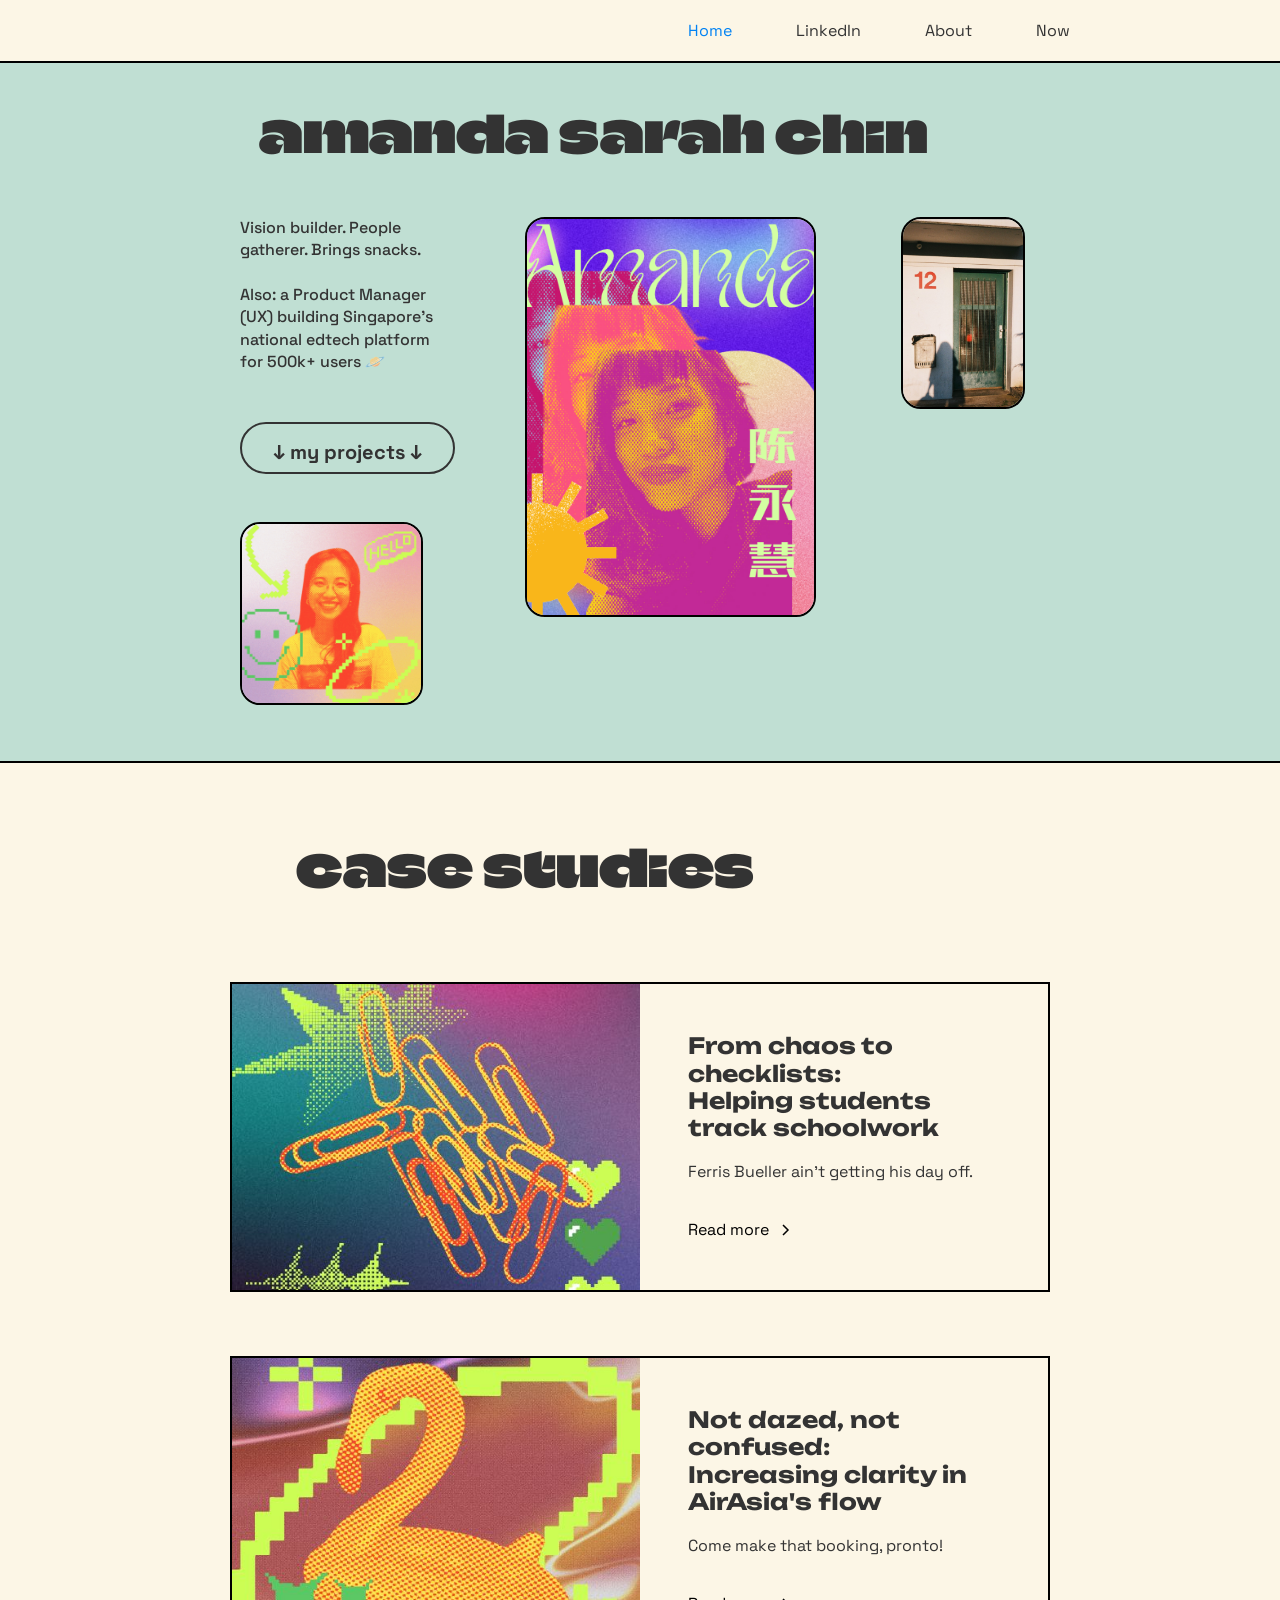
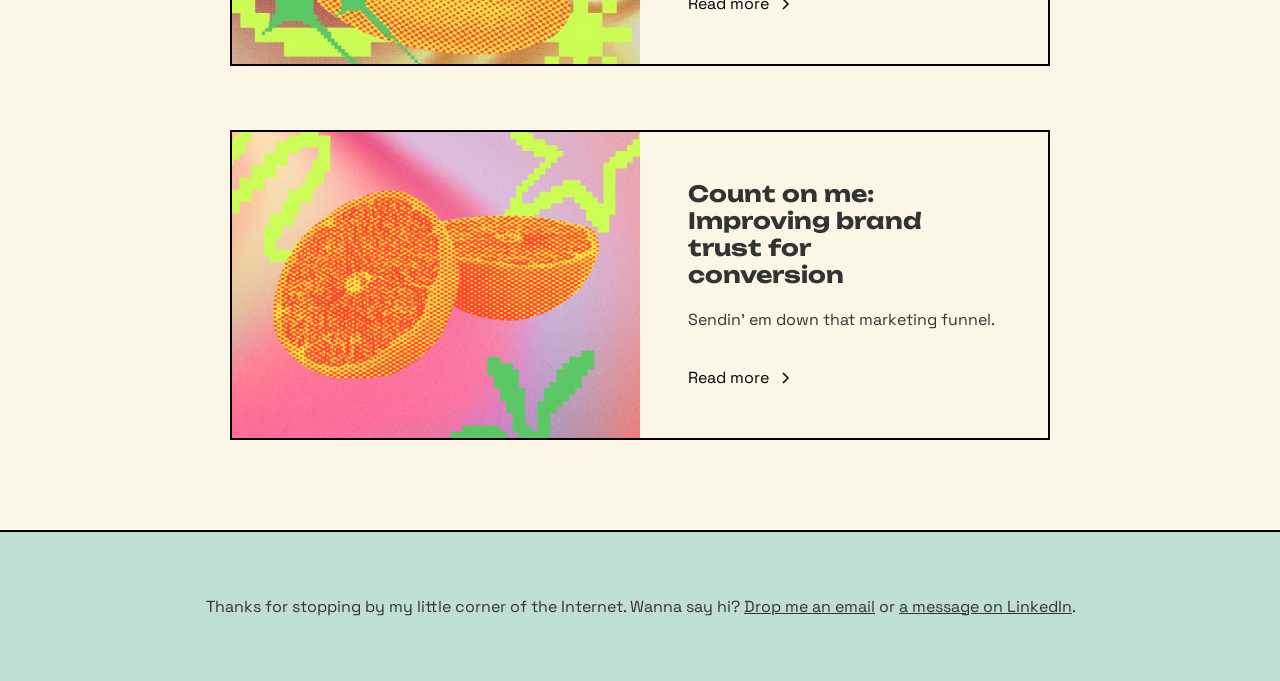
<file: index.html>
<!DOCTYPE html>
<html lang="en">
<head>
  <meta charset="UTF-8">
  <meta name="viewport" content="width=device-width, initial-scale=1">
  <title>Amanda Sarah Chin</title>
  <meta name="description" content="Amanda Sarah Chin is a UX Product Manager with an MA in World Literature. She does product things, reads, paints, and loves life.">
  <meta property="og:title" content="Amanda Sarah Chin: Portfolio">
  <meta property="og:description" content="Amanda's UX case studies with a budget airline giant and e-commerce startup.">
  <meta property="og:type" content="website">
  <meta name="twitter:card" content="summary_large_image">
  <meta name="twitter:title" content="Amanda Sarah Chin: Portfolio">
  <meta name="twitter:description" content="Amanda's UX case studies with a budget airline giant and e-commerce startup.">
  <link rel="preconnect" href="https://fonts.googleapis.com">
  <link rel="preconnect" href="https://fonts.gstatic.com" crossorigin>
  <link href="https://fonts.googleapis.com/css2?family=Climate+Crisis&family=Space+Grotesk:wght@400;500;600;700&family=Unbounded:wght@300;400;700&display=swap" rel="stylesheet">
  <link rel="stylesheet" href="styles.css">
</head>
<body>

  <!-- NAVBAR -->
  <nav class="navbar">
    <div class="nav-container">
      <div class="nav-menu" id="navMenu">
        <a href="#" class="nav-link active">Home</a>
        <a href="https://linkedin.com/in/amandasarahchin" class="nav-link">LinkedIn</a>
        <a href="#" class="nav-link">About</a>
        <a href="#" class="nav-link">Now</a>
      </div>
      <button class="menu-button" id="menuButton" aria-label="Menu" aria-expanded="false">
        <svg width="24" height="24" viewBox="0 0 24 24" fill="none" stroke="currentColor" stroke-width="2">
          <line x1="3" y1="6" x2="21" y2="6"/>
          <line x1="3" y1="12" x2="21" y2="12"/>
          <line x1="3" y1="18" x2="21" y2="18"/>
        </svg>
      </button>
    </div>
  </nav>

  <!-- HERO SECTION -->
  <section class="hero-section">
    <div class="hero-container">
      <div class="hero-grid">
        <div class="grid-item">
          <h1 class="section-heading">amanda sarah chin</h1>
        </div>
        <div class="grid-item hero-content">
          <div class="subtitle-wrapper">
            <p class="hero-subtitle">Vision builder. People gatherer. Brings snacks.<br><br>Also:&nbsp;a Product Manager (UX)&nbsp;building Singapore's national&nbsp;edtech platform for 500k+ users 🪐</p>
          </div>
          <a href="#UX" class="main-button">
            <div class="main-button-circle"></div>
            <p class="hero-link">↓ my projects ↓</p>
          </a>
          <div class="hero-album">
            <img src="images/amanda-gif.gif" loading="lazy" width="183" alt="" class="gif-image">
          </div>
        </div>
        <div class="grid-item hero-img1">
          <img src="images/amanda-portrait.png" loading="eager" alt="Amanda's picture." class="hero-photo1">
        </div>
        <div class="grid-item hero-img2">
          <img src="images/amanda-lifestyle.jpg" loading="lazy" alt="" class="hero-photo2">
        </div>
      </div>
    </div>
  </section>

  <!-- CASE STUDIES SECTION -->
  <div class="case-studies-bg">
    <section class="case-studies-section" id="UX">
      <header class="case-studies-header">
        <div class="case-studies-padding">
          <div class="case-studies-container">
            <div class="case-studies-inner">
              <h2 class="section-heading">case studies</h2>

              <!-- Card 1: Task Tracker -->
              <div class="card-spacer"></div>
              <div class="case-card">
                <a href="#" class="case-card-link">
                  <div class="case-card-grid">
                    <div class="case-card-image-wrapper">
                      <img src="images/cover-task-tracker.jpg" loading="lazy" alt="" class="case-card-image">
                    </div>
                    <article class="case-card-content">
                      <div class="case-card-content-top">
                        <h3 class="case-card-title">From chaos to checklists:<br>Helping students track schoolwork</h3>
                        <div class="title-spacer"></div>
                        <div class="case-card-subtitle">Ferris Bueller ain't getting his day off.</div>
                      </div>
                      <div class="content-spacer"></div>
                      <div class="read-more-link">
                        <span class="read-more-text">Read more</span>
                        <span class="read-more-icon">
                          <svg width="16" height="16" viewBox="0 0 16 16" fill="none" xmlns="http://www.w3.org/2000/svg">
                            <path d="M6 3L11 8L6 13" stroke="currentColor" stroke-width="1.5"/>
                          </svg>
                        </span>
                      </div>
                    </article>
                  </div>
                </a>
              </div>

              <!-- Card 2: AirAsia -->
              <div class="card-spacer"></div>
              <div class="case-card">
                <a href="#" class="case-card-link">
                  <div class="case-card-grid">
                    <div class="case-card-image-wrapper">
                      <img src="images/cover-airasia.jpg" loading="lazy" alt="" class="case-card-image">
                    </div>
                    <article class="case-card-content">
                      <div class="case-card-content-top">
                        <h3 class="case-card-title">Not dazed, not confused: Increasing clarity in AirAsia's flow</h3>
                        <div class="title-spacer"></div>
                        <div class="case-card-subtitle">Come make that booking, pronto!</div>
                      </div>
                      <div class="content-spacer"></div>
                      <div class="read-more-link">
                        <span class="read-more-text">Read more</span>
                        <span class="read-more-icon">
                          <svg width="16" height="16" viewBox="0 0 16 16" fill="none" xmlns="http://www.w3.org/2000/svg">
                            <path d="M6 3L11 8L6 13" stroke="currentColor" stroke-width="1.5"/>
                          </svg>
                        </span>
                      </div>
                    </article>
                  </div>
                </a>
              </div>

              <!-- Card 3: Health Startup -->
              <div class="card-spacer"></div>
              <div class="case-card">
                <a href="#" class="case-card-link">
                  <div class="case-card-grid">
                    <div class="case-card-image-wrapper">
                      <img src="images/cover-health-startup.png" loading="lazy" alt="" class="case-card-image">
                    </div>
                    <article class="case-card-content">
                      <div class="case-card-content-top">
                        <h3 class="case-card-title">Count on me:&nbsp; Improving brand trust for conversion</h3>
                        <div class="title-spacer"></div>
                        <div class="case-card-subtitle">Sendin' em down that marketing funnel.</div>
                      </div>
                      <div class="content-spacer"></div>
                      <div class="read-more-link">
                        <span class="read-more-text">Read more</span>
                        <span class="read-more-icon">
                          <svg width="16" height="16" viewBox="0 0 16 16" fill="none" xmlns="http://www.w3.org/2000/svg">
                            <path d="M6 3L11 8L6 13" stroke="currentColor" stroke-width="1.5"/>
                          </svg>
                        </span>
                      </div>
                    </article>
                  </div>
                </a>
              </div>

            </div>
          </div>
        </div>
      </header>

      <!-- FOOTER -->
      <div class="footer-wrapper">
        <footer class="footer-component">
          <div class="footer-padding">
            <div class="footer-container">
              <div class="footer-content">
                Thanks for stopping by my little corner of the Internet. Wanna say hi?&nbsp;<a href="mailto:amandasarahchin@gmail.com?subject=Hello%2C%20Amanda!">Drop me an email</a> or <a href="https://linkedin.com/in/amandasarahchin">a message on LinkedIn</a>.
              </div>
            </div>
          </div>
        </footer>
      </div>
    </section>
  </div>

  <script src="script.js"></script>
</body>
</html>
</file>
<file: styles.css>
/* ===== VARIABLES ===== */
:root {
  --cream: #fcf6e6;
  --mint: #c0dfd3;
  --purple: #b798c1;
  --text: #333;
  --black: #000;
  --turquoise: #a0c3b0;
  --gray600: #475467;
}

/* ===== RESET & BASE ===== */
*, *::before, *::after {
  box-sizing: border-box;
}

body {
  background-color: var(--cream);
  max-width: none;
  margin: 0;
  font-family: 'Space Grotesk', sans-serif;
  color: var(--text);
}

img {
  max-width: 100%;
  display: block;
}

a {
  color: inherit;
}

p {
  margin: 0;
}

h1, h2, h3 {
  margin: 0;
}

/* ===== NAVBAR ===== */
.navbar {
  z-index: 1000;
  background-color: var(--cream);
  border-bottom: 2px solid var(--black);
  position: relative;
}

.nav-container {
  max-width: 940px;
  margin: 0 auto;
  display: flex;
  align-items: center;
  justify-content: flex-end;
}

.nav-menu {
  position: relative;
}

.nav-link {
  color: var(--text);
  border-radius: 20px;
  margin-left: 0;
  margin-right: 20px;
  font-family: 'Space Grotesk', sans-serif;
  font-weight: 400;
  vertical-align: top;
  text-align: left;
  padding: 20px;
  text-decoration: none;
  display: inline-block;
  position: relative;
}

.nav-link.active {
  color: #0082f3;
}

.menu-button {
  float: right;
  cursor: pointer;
  padding: 18px;
  font-size: 24px;
  display: none;
  position: relative;
  background: none;
  border: none;
  color: var(--text);
}

/* ===== HERO SECTION ===== */
.hero-section {
  background-color: var(--mint);
  border: 0 var(--black);
  border-bottom: 2px solid var(--black);
  padding-bottom: 40px;
}

.hero-container {
  max-width: 940px;
  margin: 0 auto;
}

.hero-grid {
  flex-wrap: wrap;
  justify-content: flex-start;
  align-items: stretch;
  display: flex;
}

.grid-item {
  flex-wrap: wrap;
  width: 100%;
  padding: 1.04em;
  display: block;
}

.section-heading {
  margin: 20px 20px 20px 8%;
  font-family: 'Climate Crisis', sans-serif;
  font-size: 4vw;
  font-weight: 400;
  line-height: 5vw;
  position: relative;
}

.grid-item.hero-content {
  flex-direction: column;
  align-items: stretch;
  width: 30%;
  margin-left: 1%;
  margin-right: 5%;
  padding-left: 3.8em;
  padding-right: 0.4em;
  font-weight: 700;
  display: flex;
  position: static;
}

.grid-item.hero-img1 {
  flex-direction: column;
  align-items: stretch;
  width: 40%;
  margin-right: 0;
  display: flex;
}

.grid-item.hero-img2 {
  flex-direction: column;
  justify-content: space-between;
  align-items: stretch;
  width: 20%;
  margin-right: 0;
  font-weight: 700;
  display: flex;
}

.hero-subtitle {
  font-family: 'Space Grotesk', sans-serif;
  font-size: 1rem;
  font-weight: 500;
  line-height: 1.4rem;
}

.subtitle-wrapper {
  padding-bottom: 3em;
}

.main-button {
  text-align: center;
  border: 2px solid var(--text);
  border-radius: 100vw;
  padding: 1em 1.56em 0.5em;
  font-weight: 700;
  position: relative;
  overflow: hidden;
  transform: translate(0);
  display: inline-block;
  max-width: 100%;
  text-decoration: none;
  color: inherit;
}

.main-button-circle {
  z-index: 10;
  background-color: var(--purple);
  border-radius: 100vw;
  width: 100%;
  padding-top: 100%;
  position: absolute;
  inset: 0% 0% auto;
  transform: translateY(-100%);
  transition: transform 0.3s ease;
}

.main-button:hover .main-button-circle {
  transform: translateY(0);
}

.hero-link {
  color: var(--text);
  font-family: 'Space Grotesk', sans-serif;
  font-size: 20px;
  line-height: 24px;
  text-decoration: none;
  z-index: 20;
  position: relative;
}

.hero-album {
  padding-top: 3em;
  display: flex;
}

.gif-image {
  border: 2px solid var(--black);
  border-radius: 20px;
}

.hero-photo1 {
  object-fit: cover;
  border: 2px solid var(--black);
  border-radius: 20px;
  width: 85%;
  height: 25em;
}

.hero-photo2 {
  object-fit: cover;
  border: 2px solid var(--black);
  border-radius: 20px;
  width: 80%;
  height: 12em;
  margin-bottom: 58px;
}

/* ===== CASE STUDIES SECTION ===== */
.case-studies-bg {
  background-color: var(--cream);
}

.case-studies-section {
  background-color: var(--cream);
}

.case-studies-padding {
  margin-bottom: 10vh;
  padding-left: 10%;
  padding-right: 10%;
}

.case-studies-container {
  width: 100%;
  max-width: 80rem;
  margin: 0 auto;
}

.case-studies-inner {
  padding-top: 5%;
  padding-left: 10%;
  padding-right: 10%;
}

.card-spacer {
  width: 100%;
  padding-bottom: 4rem;
}

.case-card {
  border: 2px solid var(--black);
  display: flex;
}

.case-card-link {
  cursor: pointer;
  width: 100%;
  text-decoration: none;
}

.case-card-grid {
  grid-template-rows: auto;
  grid-template-columns: 1fr 1fr;
  grid-auto-columns: 1fr;
  align-items: stretch;
  display: grid;
}

.case-card-image-wrapper {
  width: 100%;
  padding-top: 75%;
  position: relative;
  overflow: hidden;
}

.case-card-image {
  object-fit: cover;
  width: 100%;
  height: 100%;
  position: absolute;
  inset: 0%;
}

.case-card-content {
  flex-direction: column;
  flex: 1;
  justify-content: space-between;
  height: 100%;
  padding: 3rem;
  display: flex;
}

.case-card-title {
  color: var(--text);
  margin-right: 10%;
  font-family: 'Unbounded', sans-serif;
  font-size: 1.4rem;
  line-height: 1.7rem;
}

.case-card-subtitle {
  color: var(--text);
  font-family: 'Space Grotesk', sans-serif;
}

.read-more-link {
  gap: 0.5rem;
  color: var(--black);
  cursor: pointer;
  background: transparent;
  padding: 0.25rem 0;
  font-family: 'Space Grotesk', sans-serif;
  font-size: 1rem;
  line-height: 1;
  display: flex;
  align-items: center;
}

.read-more-text {
  font-family: 'Space Grotesk', sans-serif;
  transition: opacity 0.2s;
}

.read-more-icon {
  flex-direction: column;
  justify-content: center;
  align-items: center;
  width: 1rem;
  height: 1rem;
  display: flex;
}

.title-spacer {
  height: 20px;
}

.content-spacer {
  width: 100%;
  padding-bottom: 1.5rem;
}

/* ===== FOOTER ===== */
.footer-wrapper {
  background-color: var(--mint);
  border: 0 var(--black);
}

.footer-component {
  border-top: 2px solid var(--black);
}

.footer-padding {
  padding-left: 2rem;
  padding-right: 2rem;
}

.footer-container {
  width: 100%;
  max-width: 80rem;
  margin: 0 auto;
}

.footer-content {
  text-align: center;
  padding-top: 4rem;
  padding-bottom: 4rem;
  padding-left: 0.125rem;
  font-family: 'Space Grotesk', sans-serif;
}

.footer-content a {
  color: var(--text);
}

/* ===== RESPONSIVE: min-width 1920px ===== */
@media (min-width: 1920px) {
  .section-heading {
    font-size: 5vh;
  }

  .hero-grid {
    flex-direction: row;
    place-content: stretch space-between;
  }

  .hero-subtitle {
    font-size: 1vw;
    line-height: 1.5vw;
  }

  .hero-section {
    flex-wrap: wrap;
  }

  .nav-link {
    font-size: 1.6rem;
    line-height: 2.2rem;
  }

  .case-studies-padding {
    margin-bottom: 10vh;
  }

  .case-card-title {
    font-size: 3vh;
    line-height: 4vh;
  }

  .case-card-subtitle {
    font-size: 2vh;
    line-height: 2.5vh;
  }
}

/* ===== RESPONSIVE: min-width 1440px ===== */
@media (min-width: 1440px) {
  .section-heading {
    margin-top: 7vw;
  }

  .main-button {
    background-color: var(--turquoise);
    border-style: none;
  }

  .nav-link {
    font-weight: 400;
  }

  .nav-container {
    font-size: 1.2vw;
    line-height: 2vw;
  }

  .case-studies-padding {
    padding-left: 15%;
    padding-right: 15%;
  }

  .case-studies-inner {
    margin-bottom: 10vh;
  }

  .footer-content {
    font-size: 18px;
  }
}

/* ===== RESPONSIVE: max-width 991px ===== */
@media (max-width: 991px) {
  .section-heading {
    z-index: auto;
    margin: 7vw 3vw 0;
    font-size: 2rem;
    line-height: 2.5rem;
    position: static;
  }

  .hero-grid {
    flex-wrap: wrap;
    margin-top: 3vw;
  }

  .subtitle-wrapper {
    padding-bottom: 3vw;
    font-size: 1rem;
    line-height: 1.5rem;
  }

  .grid-item.hero-content {
    width: 35%;
    margin-left: 4vw;
    margin-right: 3vw;
    padding-right: 0;
  }

  .grid-item.hero-img1 {
    width: 35%;
  }

  .hero-photo1 {
    width: 100%;
    height: 55%;
  }

  .hero-photo2 {
    width: 100%;
    height: 50%;
  }

  .hero-link {
    font-size: 16px;
    line-height: 20px;
  }

  .hero-section {
    border-style: none none solid;
    width: 100%;
    max-width: 100%;
    padding-left: 5vw;
    padding-right: 5vw;
    display: flex;
  }

  .hero-subtitle {
    font-size: 1rem;
    line-height: 1.25rem;
  }

  .main-button {
    color: #1d2939;
    border-width: 2px;
  }

  /* Nav responsive */
  .nav-link {
    margin-left: 4vw;
    margin-right: 4vw;
  }

  .menu-button {
    display: block;
    color: var(--text);
  }

  .nav-menu {
    display: none;
    position: absolute;
    top: 100%;
    left: 0;
    right: 0;
    background-color: var(--cream);
    border-bottom: 2px solid var(--black);
    z-index: 1000;
  }

  .nav-menu.open {
    display: block;
  }

  /* Case studies responsive */
  .case-studies-padding {
    border-style: solid none none;
    border-width: 0;
  }

  .card-spacer {
    padding-bottom: 6vw;
  }

  .case-card-content {
    padding: 2rem;
  }

  .case-studies-inner {
    padding-top: 5vw;
    padding-bottom: 5vw;
  }

  .case-card-title {
    font-size: 1.5rem;
    line-height: 24px;
  }

  .case-card-subtitle {
    font-size: 14px;
    line-height: 20px;
  }

  .case-studies-section {
    border-right: 0;
    flex-flow: column;
    display: flex;
  }

  /* Footer responsive */
  .footer-content {
    padding-top: 3.5rem;
    padding-bottom: 3.5rem;
  }
}

/* ===== RESPONSIVE: max-width 767px ===== */
@media (max-width: 767px) {
  .section-heading {
    margin-top: 4vw;
    margin-bottom: 2vw;
    font-size: 2rem;
    line-height: 2.5rem;
  }

  .subtitle-wrapper {
    width: 99.66%;
    font-size: 1.75rem;
    line-height: 2rem;
  }

  .grid-item.hero-img2 {
    width: 30%;
    height: 90%;
  }

  .grid-item.hero-content {
    width: 50%;
    margin-right: 0;
    padding-right: 1.25em;
  }

  .grid-item.hero-img1 {
    width: 12%;
    height: 80vw;
  }

  .hero-album {
    width: 30vw;
  }

  .hero-photo2 {
    width: 90%;
    height: 40vw;
    margin-bottom: 5vw;
  }

  .main-button {
    border-width: 2px;
    padding: 0.75em 1.25em;
  }

  .hero-link {
    font-size: 1rem;
    line-height: 1.5rem;
  }

  .hero-section {
    padding-bottom: 5vw;
  }

  .hero-subtitle {
    margin-left: 2vw;
    margin-right: 2vw;
    font-size: 1rem;
    line-height: 1.25rem;
  }

  /* Nav responsive */
  .nav-link {
    float: none;
    margin-left: 5vw;
    margin-right: 0;
    padding: 20px;
    display: block;
  }

  /* Case studies responsive */
  .card-spacer {
    padding-bottom: 2.5rem;
  }

  .case-card-content {
    padding: 1.5rem;
  }

  .case-card-grid {
    grid-template-columns: 1fr 1fr;
  }

  .case-studies-inner {
    padding: 3rem;
  }

  .case-card-title {
    font-size: 1rem;
    line-height: 1.3rem;
  }

  .content-spacer {
    padding-bottom: 1.25rem;
  }

  /* Footer responsive */
  .footer-padding {
    padding-left: 1rem;
    padding-right: 1rem;
  }

  .footer-content {
    white-space: break-spaces;
    padding-top: 2.5rem;
    padding-bottom: 2.5rem;
  }
}

/* ===== RESPONSIVE: max-width 479px ===== */
@media (max-width: 479px) {
  .section-heading {
    text-align: left;
    margin-top: 1vw;
    margin-bottom: 1vw;
    padding-left: 10px;
    font-size: 5vh;
    line-height: 5vh;
  }

  .subtitle-wrapper {
    padding-bottom: 20px;
  }

  .grid-item.hero-img2 {
    width: 100%;
    height: 10%;
    margin-top: 0;
    margin-left: 1em;
    padding-top: 0.25em;
  }

  .grid-item.hero-content {
    width: 100%;
    margin: 0 auto;
    padding-left: 1.9em;
    padding-right: 1.5em;
  }

  .grid-item.hero-img1 {
    width: 70vw;
    height: 40vh;
    margin: -6em 0 -6.8em 19vw;
    padding: 0 0 8.8em 0.75em;
  }

  .hero-album {
    padding-top: 5vw;
    margin-right: 0;
  }

  .hero-photo1 {
    object-fit: contain;
    width: auto;
    max-width: 80%;
    height: auto;
  }

  .hero-photo2 {
    width: 100%;
    height: 10vh;
    margin-bottom: 2vw;
    object-position: 50% 80%;
  }

  .main-button {
    font-size: 12px;
  }

  .hero-container {
    padding: 0;
  }

  /* Nav responsive */
  .nav-link {
    margin-left: 40px;
  }

  .menu-button {
    margin-right: 0;
    padding: 10px;
  }

  /* Case studies responsive */
  .case-studies-padding {
    border-style: none;
  }

  .case-card-content {
    padding: 1rem 1.25rem;
  }

  .case-card-grid {
    grid-template: "Area" "." / 1fr;
  }

  .case-studies-inner {
    margin-top: 3vh;
    margin-left: 1vw;
    margin-right: 1vw;
    padding: 1rem;
  }

  .case-studies-header {
    border-bottom: 2px solid var(--black);
  }

  .case-card-title {
    margin-top: 10px;
    margin-right: 0;
    font-size: 0.8rem;
    line-height: 1.1rem;
  }

  .case-card-subtitle {
    font-size: 0.7rem;
    line-height: 0.9rem;
  }

  .read-more-text {
    font-size: 0.875rem;
  }

  .title-spacer {
    height: 10px;
  }

  .content-spacer {
    padding-bottom: 0.5rem;
  }

  /* Footer responsive */
  .footer-wrapper {
    background-color: var(--mint);
    border-top-style: none;
  }
}
</file>
